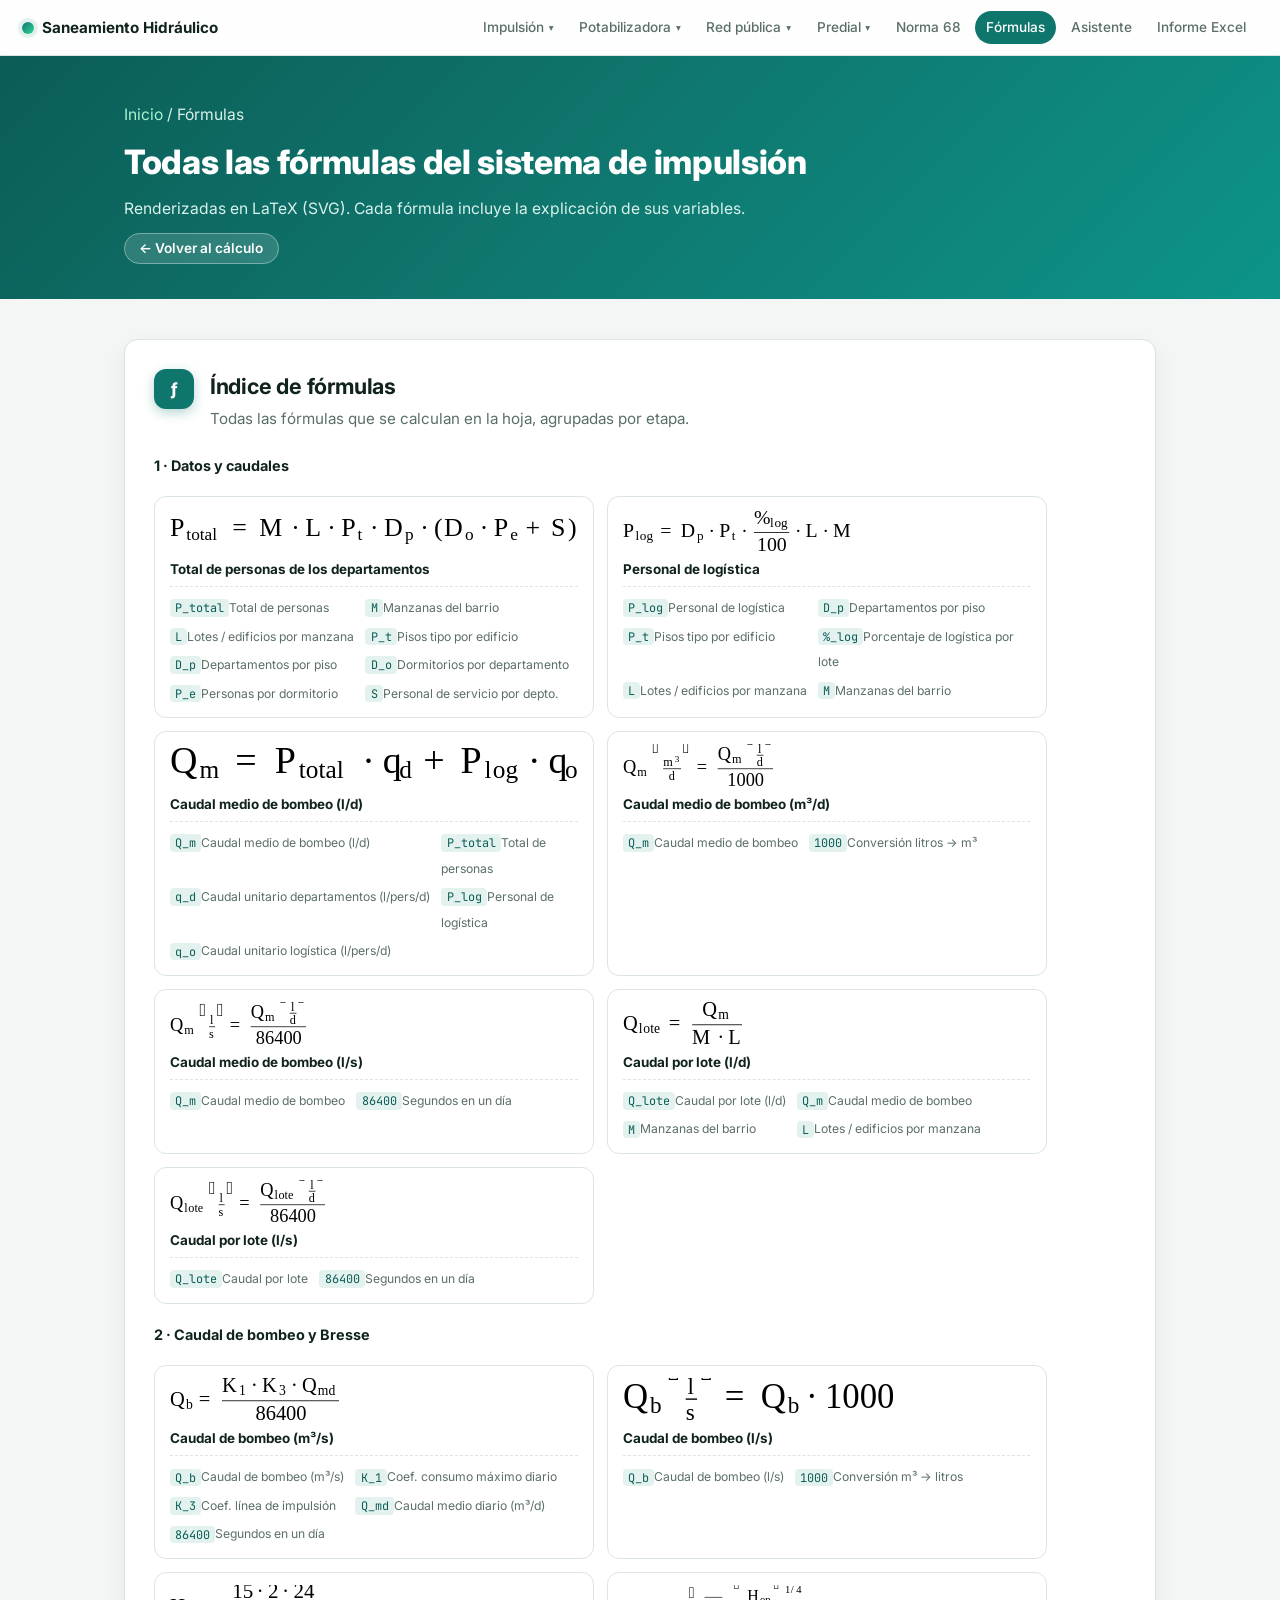
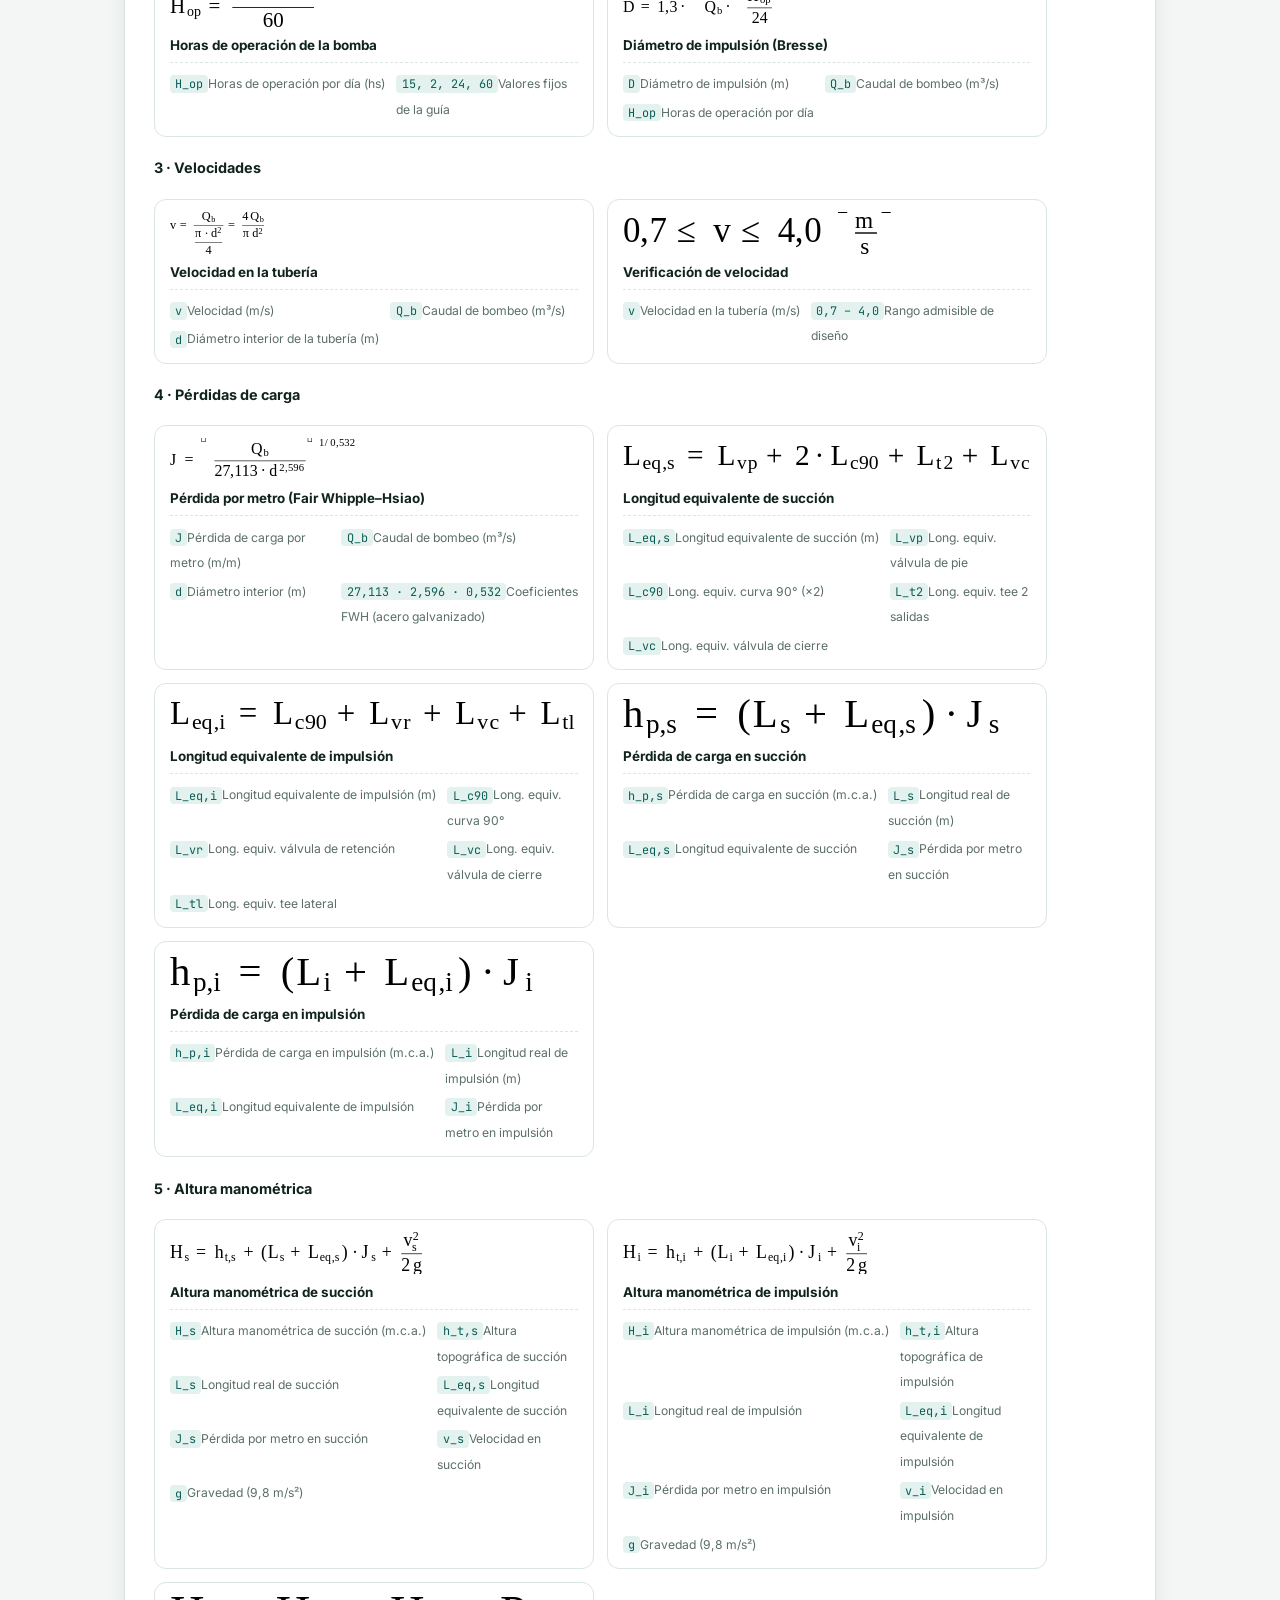
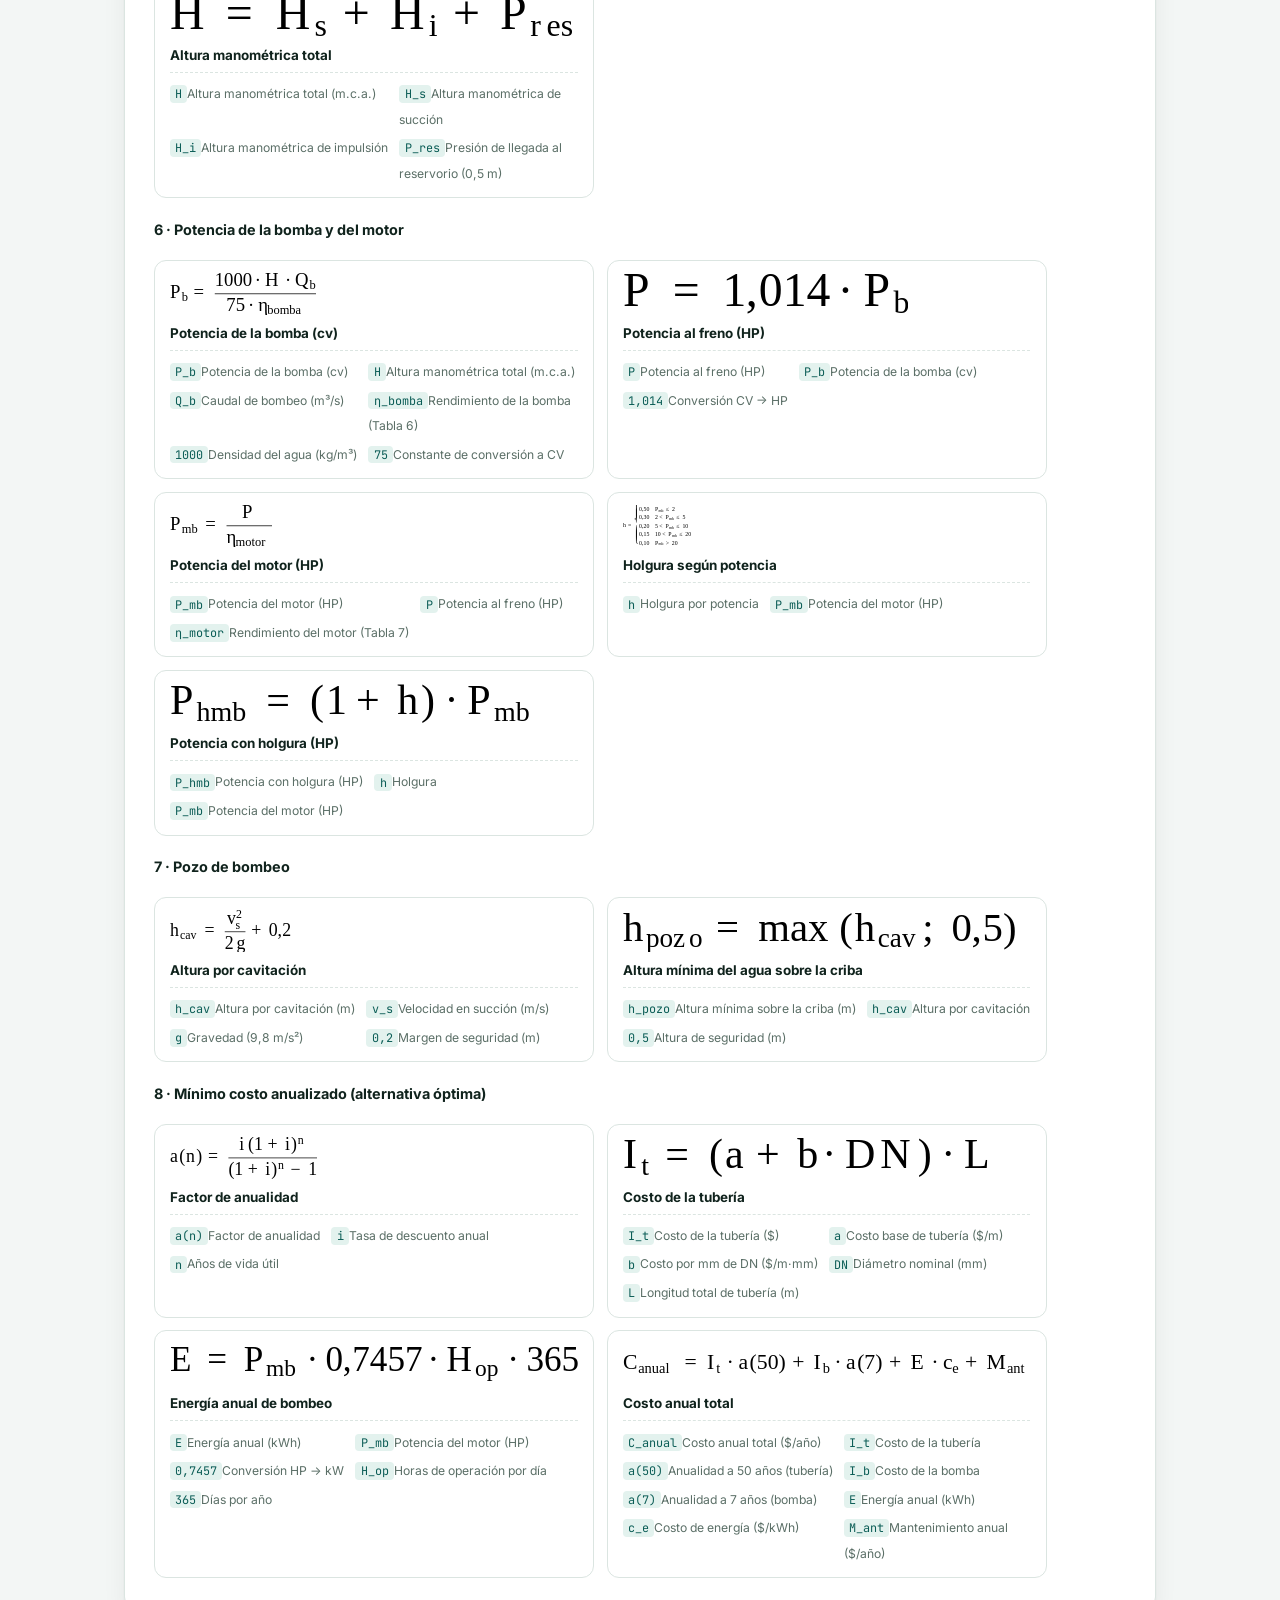
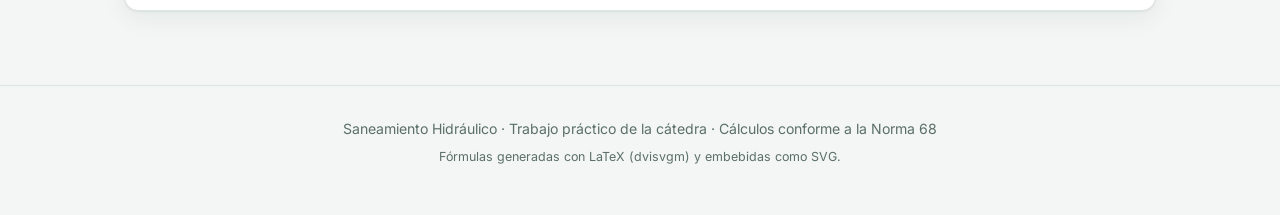
<file: formulas.html>
<!DOCTYPE html>
<html lang="es">
<head>
    <meta charset="UTF-8">
    <meta name="viewport" content="width=device-width, initial-scale=1.0">
    <title>Todas las fórmulas · Saneamiento</title>
    <meta name="description" content="Índice completo de fórmulas del sistema de impulsión en LaTeX, con explicación de variables.">
    <link rel="preconnect" href="https://fonts.googleapis.com">
    <link rel="preconnect" href="https://fonts.gstatic.com" crossorigin>
    <link href="https://fonts.googleapis.com/css2?family=Inter:wght@400;500;600;700;800&family=JetBrains+Mono:wght@400;500&display=swap" rel="stylesheet">
    <link rel="stylesheet" href="styles.css">
</head>
<body data-page="formulas" class="formulas-page">

<nav class="topnav">
    <a class="brand" href="index.html"><span class="brand-dot"></span>Saneamiento&nbsp;Hidráulico</a>
    <button class="nav-toggle" id="nav-toggle" type="button" aria-label="Abrir menú"><span></span><span></span><span></span></button>
    <ul class="nav-links" id="nav-links">
            <li class="nav-dd"><a href="index.html">Impulsión</a><ul class="dd-menu"><li><a href="index.html">Manual</a></li><li><a href="auto.html">Automático</a></li></ul></li>
            <li class="nav-dd"><a href="potabilizadora.html">Potabilizadora</a><ul class="dd-menu"><li><a href="potabilizadora.html">Manual</a></li><li><a href="potabilizadora-auto.html">Automático</a></li></ul></li>
            <li class="nav-dd"><a href="red.html">Red pública</a><ul class="dd-menu"><li><a href="red.html">Red de distribución</a></li><li><a href="tanque.html">Impulsión al tanque</a></li><li><a href="cloacal.html">Red cloacal</a></li></ul></li>
            <li class="nav-dd"><a href="predial.html">Predial</a><ul class="dd-menu"><li><a href="predial.html">Agua del edificio</a></li></ul></li>
            <li><a href="referencias.html">Norma 68</a></li>
            <li><a href="formulas.html" class="active">Fórmulas</a></li>
            <li><a href="chat.html">Asistente</a></li>
            <li><a href="informe-excel.html">Informe Excel</a></li>
        </ul>
</nav>

<header class="page-hero">
    <div class="page-hero-inner">
        <p class="crumb"><a href="index.html">Inicio</a> / Fórmulas</p>
        <h1>Todas las fórmulas del sistema de impulsión</h1>
        <p>Renderizadas en LaTeX (SVG). Cada fórmula incluye la explicación de sus variables.</p>
        <div class="sub-actions">
            <a href="index.html">← Volver al cálculo</a>
        </div>
    </div>
</header>

<main>
    <section class="card step" id="formulas">
        <div class="step-head">
            <span class="step-num">ƒ</span>
            <div>
                <h2>Índice de fórmulas</h2>
                <p class="lede">Todas las fórmulas que se calculan en la hoja, agrupadas por etapa.</p>
            </div>
        </div>

        <h3 class="formulas-formula-title">1 · Datos y caudales</h3>
        <div class="formulas" data-formulas="personas,logistica,qm_l,qm_m3,qm_ls,qlote_l,qlote_ls"></div>

        <h3 class="formulas-formula-title">2 · Caudal de bombeo y Bresse</h3>
        <div class="formulas" data-formulas="qb_m3,qb_ls,horas,bresse"></div>

        <h3 class="formulas-formula-title">3 · Velocidades</h3>
        <div class="formulas" data-formulas="vel,verif_vel"></div>

        <h3 class="formulas-formula-title">4 · Pérdidas de carga</h3>
        <div class="formulas" data-formulas="j_pt,leq_s,leq_i,perd_s,perd_i"></div>

        <h3 class="formulas-formula-title">5 · Altura manométrica</h3>
        <div class="formulas" data-formulas="hm_s,hm_i,hm_total"></div>

        <h3 class="formulas-formula-title">6 · Potencia de la bomba y del motor</h3>
        <div class="formulas" data-formulas="pb_cv,p_hp,pmb,holgura,phmb"></div>

        <h3 class="formulas-formula-title">7 · Pozo de bombeo</h3>
        <div class="formulas" data-formulas="cavitacion,pozo"></div>

        <h3 class="formulas-formula-title">8 · Mínimo costo anualizado (alternativa óptima)</h3>
        <div class="formulas" data-formulas="anualidad,costo_tubo,energia,costo_total"></div>
    </section>
</main>

<footer>
    <p>Saneamiento Hidráulico · Trabajo práctico de la cátedra · Cálculos conforme a la Norma 68</p>
    <p class="footnote">Fórmulas generadas con LaTeX (dvisvgm) y embebidas como SVG.</p>
</footer>

<script src="data.js"></script>
<script src="app.js"></script>
</body>
</html>
</file>
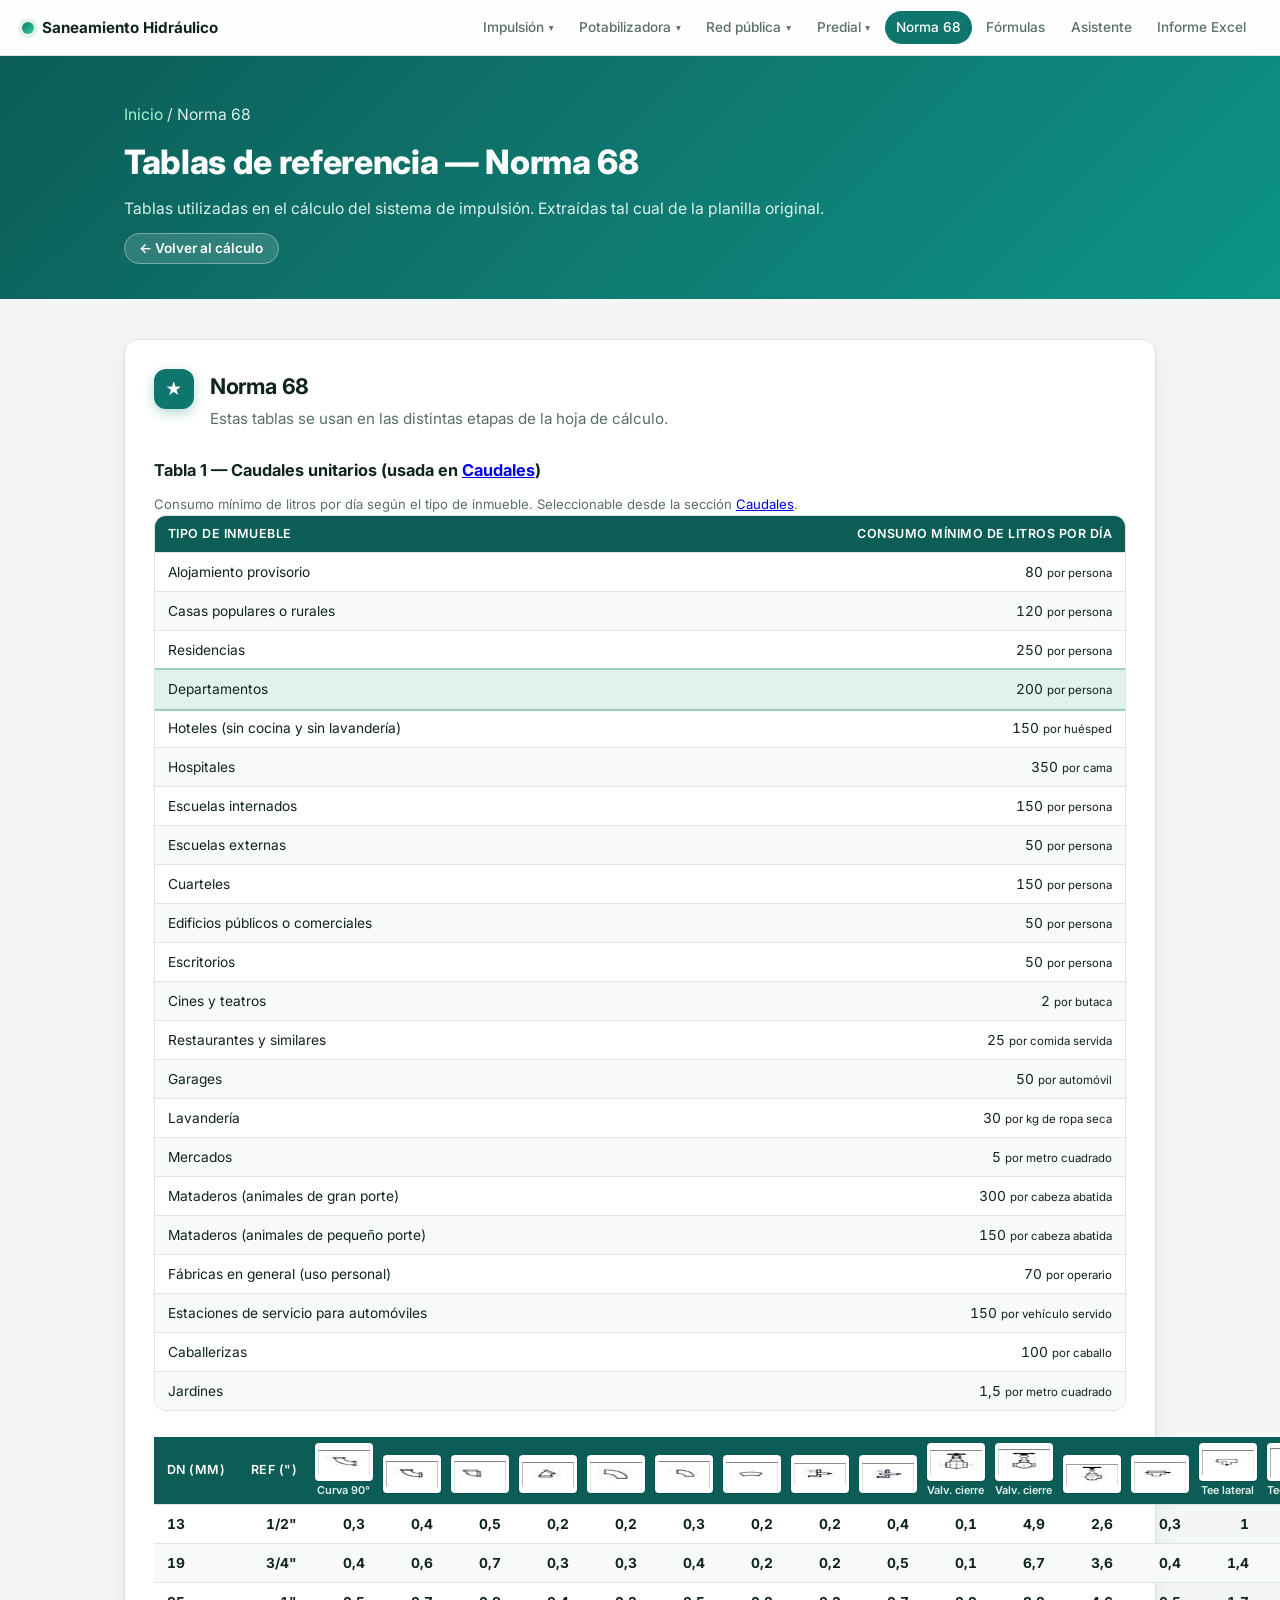
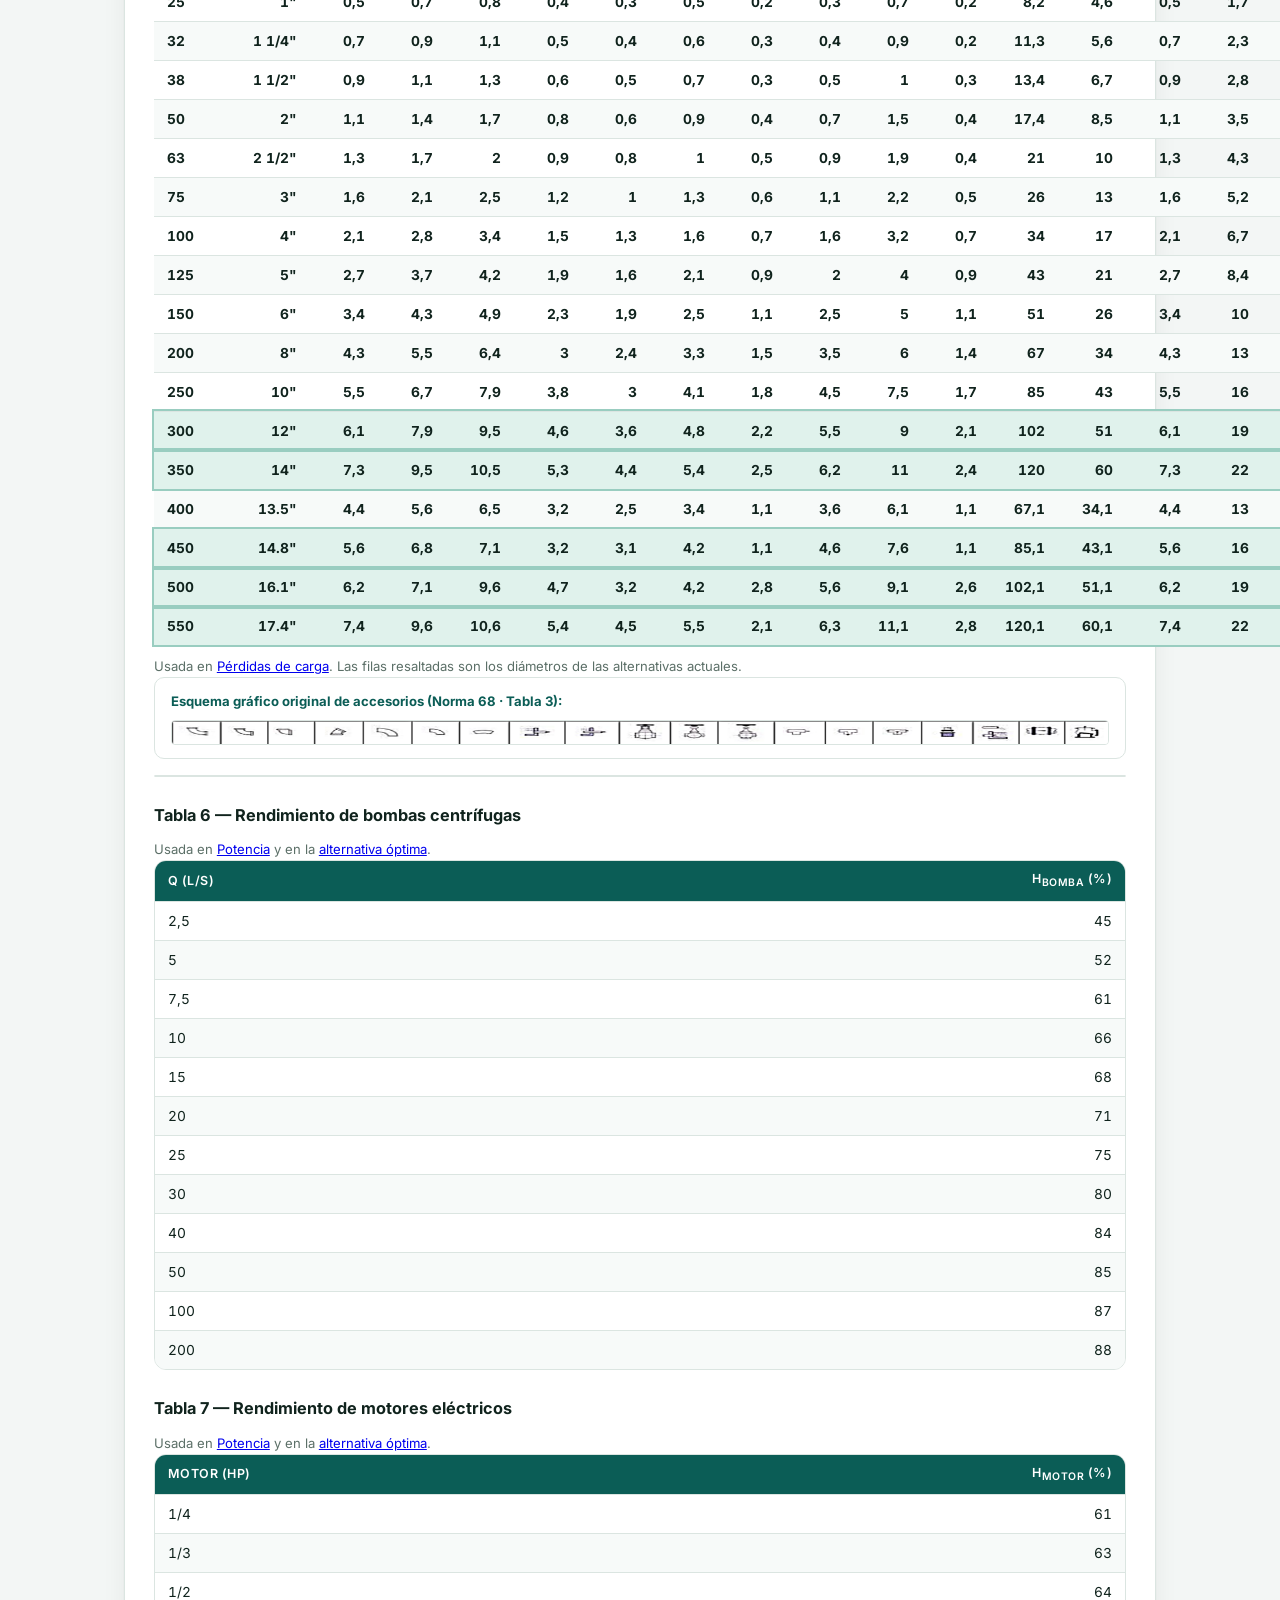
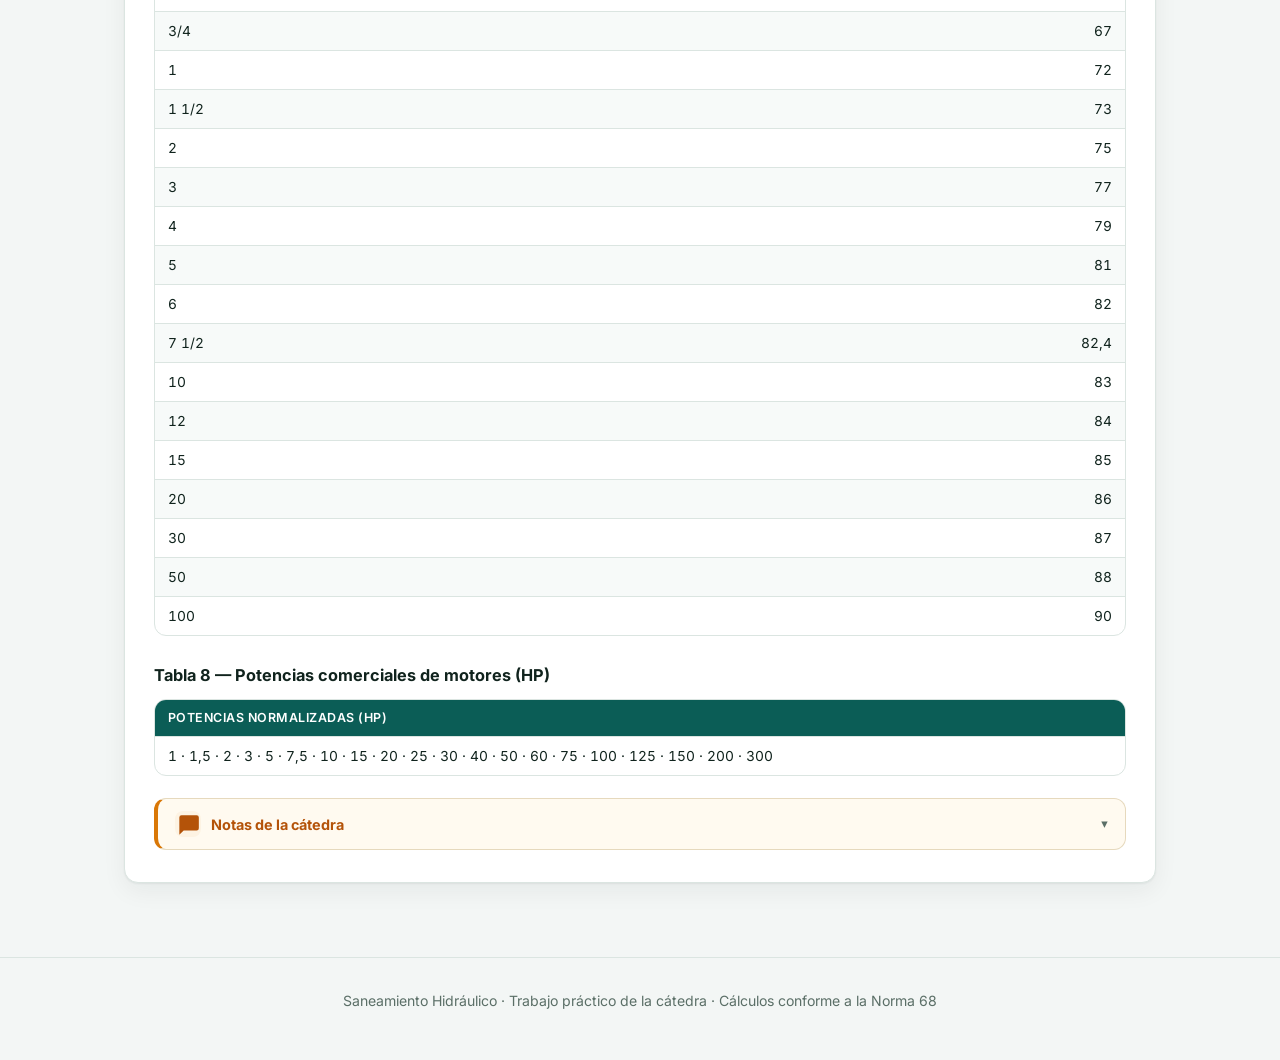
<file: referencias.html>
<!DOCTYPE html>
<html lang="es">

<head>
    <meta charset="UTF-8">
    <meta name="viewport" content="width=device-width, initial-scale=1.0">
    <title>Tablas de la Norma 68 · Saneamiento</title>
    <meta name="description" content="Tablas 3, 6 y 7 de la Norma 68 usadas en el cálculo del sistema de impulsión.">
    <link rel="preconnect" href="https://fonts.googleapis.com">
    <link rel="preconnect" href="https://fonts.gstatic.com" crossorigin>
    <link
        href="https://fonts.googleapis.com/css2?family=Inter:wght@400;500;600;700;800&family=JetBrains+Mono:wght@400;500&display=swap"
        rel="stylesheet">
    <link rel="stylesheet" href="styles.css">
</head>

<body data-page="referencias">

    <nav class="topnav">
        <a class="brand" href="index.html"><span class="brand-dot"></span>Saneamiento&nbsp;Hidráulico</a>
        <button class="nav-toggle" id="nav-toggle" type="button" aria-label="Abrir menú"><span></span><span></span><span></span></button>
        <ul class="nav-links" id="nav-links">
            <li class="nav-dd"><a href="index.html">Impulsión</a><ul class="dd-menu"><li><a href="index.html">Manual</a></li><li><a href="auto.html">Automático</a></li></ul></li>
            <li class="nav-dd"><a href="potabilizadora.html">Potabilizadora</a><ul class="dd-menu"><li><a href="potabilizadora.html">Manual</a></li><li><a href="potabilizadora-auto.html">Automático</a></li></ul></li>
            <li class="nav-dd"><a href="red.html">Red pública</a><ul class="dd-menu"><li><a href="red.html">Red de distribución</a></li><li><a href="tanque.html">Impulsión al tanque</a></li><li><a href="cloacal.html">Red cloacal</a></li></ul></li>
            <li class="nav-dd"><a href="predial.html">Predial</a><ul class="dd-menu"><li><a href="predial.html">Agua del edificio</a></li></ul></li>
            <li><a href="referencias.html" class="active">Norma 68</a></li>
            <li><a href="formulas.html">Fórmulas</a></li>
            <li><a href="chat.html">Asistente</a></li>
            <li><a href="informe-excel.html">Informe Excel</a></li>
        </ul>
    </nav>

    <header class="page-hero">
        <div class="page-hero-inner">
            <p class="crumb"><a href="index.html">Inicio</a> / Norma 68</p>
            <h1>Tablas de referencia — Norma 68</h1>
            <p>Tablas utilizadas en el cálculo del sistema de impulsión. Extraídas tal cual de la planilla original.</p>
            <div class="sub-actions">
                <a href="index.html">← Volver al cálculo</a>
            </div>
        </div>
    </header>

    <main>
        <section class="card step" id="referencias">
            <div class="step-head">
                <span class="step-num">★</span>
                <div>
                    <h2>Norma 68</h2>
                    <p class="lede">Estas tablas se usan en las distintas etapas de la hoja de cálculo.</p>
                </div>
            </div>

            <h3 class="sub-title">Tabla 1 — Caudales unitarios (usada en <a href="index.html#caudales">Caudales</a>)
            </h3>
            <p class="footnote" style="margin-top:0">Consumo mínimo de litros por día según el tipo de inmueble.
                Seleccionable desde la sección <a href="index.html#caudales">Caudales</a>.</p>
            <div class="table-wrap" id="tabla1"></div>

            <h3 class="sub-title" id="tabla3">Tabla 3 — Longitudes equivalentes para pérdidas singulares (m)</h3>
            <p class="footnote" style="margin-top:0">Usada en <a href="index.html#perdidas">Pérdidas de carga</a>. Las
                filas resaltadas son los diámetros de las alternativas actuales.</p>
            <div class="t3-image-banner">
                <p class="t3-img-title">Esquema gráfico original de accesorios (Norma 68 · Tabla 3):</p>
                <img src="image.png" alt="Accesorios Tabla 3 Norma 68" class="t3-banner-img">
            </div>
            <div class="table-wrap" id="tabla3"></div>

            <h3 class="sub-title">Tabla 6 — Rendimiento de bombas centrífugas</h3>
            <p class="footnote" style="margin-top:0">Usada en <a href="index.html#potencia">Potencia</a> y en la <a
                    href="index.html#alternativas">alternativa óptima</a>.</p>
            <div class="table-wrap" id="tabla6"></div>

            <h3 class="sub-title">Tabla 7 — Rendimiento de motores eléctricos</h3>
            <p class="footnote" style="margin-top:0">Usada en <a href="index.html#potencia">Potencia</a> y en la <a
                    href="index.html#alternativas">alternativa óptima</a>.</p>
            <div class="table-wrap" id="tabla7"></div>

            <h3 class="sub-title">Tabla 8 — Potencias comerciales de motores (HP)</h3>
            <div class="table-wrap">
                <table>
                    <thead>
                        <tr>
                            <th>Potencias normalizadas (HP)</th>
                        </tr>
                    </thead>
                    <tbody>
                        <tr>
                            <td>1 · 1,5 · 2 · 3 · 5 · 7,5 · 10 · 15 · 20 · 25 · 30 · 40 · 50 · 60 · 75 · 100 · 125 · 150
                                · 200 · 300</td>
                        </tr>
                    </tbody>
                </table>
            </div>

            <details class="notes">
                <summary>
                    <svg class="notes-icon" viewBox="0 0 24 24" width="15" height="15" fill="currentColor"
                        aria-hidden="true">
                        <path d="M4 4h16a2 2 0 0 1 2 2v10a2 2 0 0 1-2 2H8l-4 4V6a2 2 0 0 1 2-2z"></path>
                    </svg>
                    <span>Notas de la cátedra</span>
                </summary>
                <div class="notes-body">
                    <ul>
                        <li>Los <strong>caudales unitarios</strong> se deben verificar en la Norma 68 para cada
                            proyecto.</li>
                        <li>Las pérdidas de accesorios se verifican en la <strong>Tabla 3 de la Norma 68</strong>.</li>
                        <li><strong>η<sub>bomba</sub></strong> = Tabla VI · <strong>η<sub>motor</sub></strong> = Tabla
                            VII (si pasa de 100 → 90%).</li>
                        <li>La potencia adoptada se elige de la <strong>Tabla 8</strong> (potencias comerciales).</li>
                    </ul>
                </div>
            </details>
        </section>
    </main>

    <footer>
        <p>Saneamiento Hidráulico · Trabajo práctico de la cátedra · Cálculos conforme a la Norma 68</p>
    </footer>

    <script src="data.js"></script>
    <script src="app.js"></script>
</body>

</html>
</file>
<file: styles.css>
:root {
    --bg: #f3f6f5;
    --surface: #ffffff;
    --ink: #10231d;
    --muted: #5b6f67;
    --primary: #0f766e;
    --primary-dark: #0b5d56;
    --primary-soft: #e3f2ee;
    --accent: #d97706;
    --good: #15803d;
    --good-bg: #e7f6ec;
    --bad: #b91c1c;
    --bad-bg: #fdeaea;
    --warn: #b45309;
    --warn-bg: #fdf3e3;
    --border: #dbe5e1;
    --radius: 14px;
    --shadow: 0 1px 2px rgba(16, 35, 29, .06), 0 8px 24px rgba(16, 35, 29, .06);
    --mono: "JetBrains Mono", ui-monospace, SFMono-Regular, Menlo, monospace;
}

* {
    box-sizing: border-box;
    margin: 0;
    padding: 0;
}

html {
    scroll-behavior: smooth;
    scroll-padding-top: 84px;
}

body {
    font-family: "Inter", system-ui, -apple-system, "Segoe UI", Roboto, sans-serif;
    background: var(--bg);
    color: var(--ink);
    line-height: 1.6;
}

/* ---------- Nav ---------- */
.topnav {
    position: sticky;
    top: 0;
    z-index: 50;
    display: flex;
    align-items: center;
    gap: 1rem;
    padding: .7rem 1.4rem;
    background: rgba(255, 255, 255, .82);
    backdrop-filter: blur(10px);
    border-bottom: 1px solid var(--border);
}

.brand {
    display: flex;
    align-items: center;
    gap: .5rem;
    font-weight: 700;
    color: var(--ink);
    text-decoration: none;
    white-space: nowrap;
    font-size: .95rem;
}

.brand-dot {
    width: 12px;
    height: 12px;
    border-radius: 50%;
    background: linear-gradient(135deg, var(--primary), #34d399);
    box-shadow: 0 0 0 4px var(--primary-soft);
}

.nav-links {
    list-style: none;
    display: flex;
    gap: .2rem;
    overflow: visible;
    margin-left: auto;
}

.nav-links::-webkit-scrollbar {
    display: none;
}

.nav-links a {
    display: block;
    padding: .35rem .7rem;
    border-radius: 999px;
    color: var(--muted);
    text-decoration: none;
    font-size: .85rem;
    font-weight: 500;
    white-space: nowrap;
    transition: background .15s, color .15s;
}

.nav-links a:hover {
    background: var(--primary-soft);
    color: var(--primary-dark);
}

.nav-links a.active {
    background: var(--primary);
    color: #fff;
}

.btn-toggle {
    flex: 0 0 auto;
    margin-left: .6rem;
    padding: .5rem .85rem;
    border-radius: 999px;
    border: 1px solid var(--border);
    background: #fff;
    color: var(--primary-dark);
    font-family: inherit;
    font-weight: 600;
    font-size: .82rem;
    cursor: pointer;
    white-space: nowrap;
    transition: background .15s, color .15s, border-color .15s;
}

.btn-toggle:hover {
    background: var(--primary-soft);
}

.btn-toggle.on {
    background: var(--primary);
    color: #fff;
    border-color: var(--primary);
}

/* ---------- Dropdown de navegación ---------- */
.nav-toggle {
    display: none;
    flex-direction: column;
    justify-content: center;
    gap: 5px;
    margin-left: auto;
    padding: .45rem;
    background: none;
    border: none;
    cursor: pointer;
}

.nav-toggle span {
    display: block;
    width: 22px;
    height: 2px;
    border-radius: 2px;
    background: var(--ink);
    transition: transform .2s, opacity .2s;
}

.nav-dd {
    position: relative;
}

.nav-dd > a {
    display: flex;
    align-items: center;
    gap: .3rem;
    padding: .35rem .7rem;
    border-radius: 999px;
    color: var(--muted);
    text-decoration: none;
    font-size: .85rem;
    font-weight: 500;
    white-space: nowrap;
    cursor: pointer;
}

.nav-dd > a::after {
    content: "▾";
    font-size: .6rem;
    color: var(--muted);
    margin-top: 1px;
}

.nav-dd > a:hover {
    background: var(--primary-soft);
    color: var(--primary-dark);
}

.nav-dd > a.active {
    background: var(--primary);
    color: #fff;
}

.nav-dd > a.active::after {
    color: #fff;
}

.dd-menu {
    position: absolute;
    top: calc(100% + .45rem);
    left: 0;
    min-width: 155px;
    background: #fff;
    border: 1px solid var(--border);
    border-radius: 12px;
    box-shadow: var(--shadow);
    padding: .4rem;
    list-style: none;
    display: none;
    z-index: 60;
}

.dd-menu a {
    display: block;
    padding: .5rem .7rem;
    border-radius: 8px;
    color: var(--muted);
    text-decoration: none;
    font-size: .86rem;
    font-weight: 500;
    white-space: nowrap;
}

.dd-menu a:hover {
    background: var(--primary-soft);
    color: var(--primary-dark);
}

.dd-menu a.active {
    background: var(--primary-soft);
    color: var(--primary-dark);
    font-weight: 700;
}

.nav-dd:hover > a {
    background: var(--primary-soft);
    color: var(--primary-dark);
}

.nav-dd:hover .dd-menu,
.nav-dd.open .dd-menu {
    display: block;
}

/* ---------- Hero ---------- */
.hero {
    position: relative;
    background: linear-gradient(135deg, #0b5d56 0%, #0f766e 45%, #0d9488 100%);
    color: #fff;
    overflow: hidden;
}

.hero-inner {
    max-width: 1080px;
    margin: 0 auto;
    padding: 4.5rem 1.5rem 6rem;
}

.eyebrow {
    text-transform: uppercase;
    letter-spacing: .14em;
    font-size: .78rem;
    font-weight: 600;
    color: #99f6e4;
    margin-bottom: .6rem;
}

.hero h1 {
    font-size: clamp(2rem, 5vw, 3.2rem);
    font-weight: 800;
    letter-spacing: -.02em;
    line-height: 1.1;
}

.accent-word {
    color: #a7f3d0;
}

.hero-sub {
    margin-top: 1rem;
    max-width: 640px;
    color: #d9f2ec;
    font-size: 1.02rem;
}

.hero-sub strong {
    color: #fff;
}

.hero-kpis {
    display: flex;
    flex-wrap: wrap;
    gap: .9rem;
    margin-top: 2rem;
}

.kpi {
    background: rgba(255, 255, 255, .12);
    border: 1px solid rgba(255, 255, 255, .22);
    border-radius: 12px;
    padding: .8rem 1.1rem;
    min-width: 150px;
}

.kpi .kpi-label {
    font-size: .72rem;
    text-transform: uppercase;
    letter-spacing: .08em;
    color: #b7e6db;
    font-weight: 600;
}

.kpi .kpi-value {
    font-size: 1.45rem;
    font-weight: 800;
    font-variant-numeric: tabular-nums;
}

.kpi .kpi-value small {
    font-size: .75rem;
    font-weight: 600;
    color: #b7e6db;
}

.hero-actions {
    display: flex;
    gap: .8rem;
    margin-top: 2rem;
    flex-wrap: wrap;
}

.btn {
    display: inline-block;
    padding: .7rem 1.3rem;
    border-radius: 999px;
    font-weight: 600;
    font-size: .92rem;
    text-decoration: none;
    transition: transform .1s, box-shadow .15s, background .15s;
}

.btn-light {
    background: #fff;
    color: var(--primary-dark);
}

.btn-light:hover {
    transform: translateY(-1px);
    box-shadow: 0 8px 20px rgba(0, 0, 0, .18);
}

.btn-ghost {
    color: #fff;
    border: 1px solid rgba(255, 255, 255, .45);
}

.btn-ghost:hover {
    background: rgba(255, 255, 255, .12);
}

.wave {
    position: absolute;
    bottom: -1px;
    left: 0;
    width: 100%;
    height: 70px;
    fill: var(--bg);
}

/* ---------- Layout ---------- */
main {
    max-width: 1080px;
    margin: 0 auto;
    padding: 2.5rem 1.5rem 3rem;
    position: relative;
    z-index: 2;
}

.banner-note {
    background: #fff;
    border: 1px solid var(--border);
    border-left: 4px solid var(--accent);
    border-radius: 12px;
    padding: .9rem 1.2rem;
    font-size: .9rem;
    color: var(--muted);
    margin-bottom: 1.5rem;
    display: flex;
    align-items: center;
    gap: .7rem;
    flex-wrap: wrap;
}

.badge-soft {
    background: var(--warn-bg);
    color: var(--warn);
    font-weight: 700;
    font-size: .75rem;
    padding: .25rem .6rem;
    border-radius: 999px;
    text-transform: uppercase;
    letter-spacing: .05em;
}

.card {
    background: var(--surface);
    border: 1px solid var(--border);
    border-radius: var(--radius);
    box-shadow: var(--shadow);
    padding: 1.8rem 1.8rem 2rem;
    margin-bottom: 1.6rem;
}

.step-head {
    display: flex;
    gap: 1rem;
    align-items: flex-start;
    margin-bottom: 1.4rem;
}

.step-num {
    flex: 0 0 auto;
    width: 40px;
    height: 40px;
    display: grid;
    place-items: center;
    background: var(--primary);
    color: #fff;
    font-weight: 800;
    font-size: 1.05rem;
    border-radius: 12px;
    box-shadow: 0 4px 12px rgba(15, 118, 110, .3);
}

.step-head h2 {
    font-size: 1.35rem;
    font-weight: 700;
    letter-spacing: -.01em;
}

.lede {
    color: var(--muted);
    font-size: .95rem;
    margin-top: .2rem;
    max-width: 720px;
}

.footnote {
    font-size: .82rem;
    color: var(--muted);
    margin-top: 1rem;
}

.grid-2 {
    display: grid;
    grid-template-columns: 1fr 1fr;
    gap: 1.2rem;
}

.grid-3 {
    display: grid;
    grid-template-columns: repeat(3, 1fr);
    gap: 1.2rem;
}

.panel {
    background: #fafcfb;
    border: 1px solid var(--border);
    border-radius: 12px;
    padding: 1.1rem 1.2rem;
}

.panel h3 {
    font-size: .95rem;
    font-weight: 700;
    margin-bottom: .9rem;
    display: flex;
    align-items: center;
    gap: .6rem;
    flex-wrap: wrap;
}

.tag {
    font-size: .68rem;
    font-weight: 700;
    text-transform: uppercase;
    letter-spacing: .05em;
    color: var(--primary-dark);
    background: var(--primary-soft);
    padding: .18rem .5rem;
    border-radius: 999px;
}

.sub-title {
    font-size: 1.02rem;
    font-weight: 700;
    margin: 1.6rem 0 .7rem;
}

/* ---------- Forms ---------- */
.field {
    margin-bottom: .85rem;
}

.field label {
    display: block;
    font-size: .82rem;
    font-weight: 600;
    color: var(--muted);
    margin-bottom: .25rem;
}

.field .unit {
    font-weight: 400;
    color: #8aa09a;
}

.input-row {
    display: flex;
    align-items: center;
    gap: .5rem;
}

.input-row input {
    width: 100%;
    padding: .5rem .7rem;
    font-size: 1rem;
    font-weight: 600;
    font-variant-numeric: tabular-nums;
    color: var(--ink);
    background: #fff;
    border: 1px solid var(--border);
    border-radius: 10px;
    font-family: var(--mono);
    transition: border-color .15s, box-shadow .15s;
}

.input-row input:focus {
    outline: none;
    border-color: var(--primary);
    box-shadow: 0 0 0 3px rgba(15, 118, 110, .15);
}

.input-row .unit {
    font-size: .8rem;
    color: var(--muted);
    white-space: nowrap;
}

.input-row select {
    width: 100%;
    padding: .5rem .7rem;
    font-size: .95rem;
    font-weight: 600;
    color: var(--ink);
    background: #fff;
    border: 1px solid var(--border);
    border-radius: 10px;
    font-family: var(--mono);
    transition: border-color .15s, box-shadow .15s;
}

.input-row select:focus {
    outline: none;
    border-color: var(--primary);
    box-shadow: 0 0 0 3px rgba(15, 118, 110, .15);
}

.pipe-cost-input {
    width: 90px;
    padding: .35rem .5rem;
    font-size: .9rem;
    font-weight: 600;
    font-variant-numeric: tabular-nums;
    color: var(--ink);
    background: #fff;
    border: 1px solid var(--border);
    border-radius: 8px;
    font-family: var(--mono);
    text-align: right;
}

.pipe-cost-input:focus {
    outline: none;
    border-color: var(--primary);
    box-shadow: 0 0 0 3px rgba(15, 118, 110, .15);
}

/* ---------- Results ---------- */
.results {
    display: flex;
    flex-direction: column;
    gap: .55rem;
}

.result-row {
    display: flex;
    justify-content: space-between;
    align-items: baseline;
    gap: .8rem;
    padding: .45rem .6rem;
    border-radius: 8px;
    font-size: .92rem;
}

.result-row:nth-child(odd) {
    background: #f7faf9;
}

.result-row .r-label {
    color: var(--muted);
}

.result-row .r-label code {
    font-family: var(--mono);
    font-size: .78rem;
    background: var(--primary-soft);
    color: var(--primary-dark);
    padding: .05rem .35rem;
    border-radius: 5px;
}

.result-row .r-value {
    font-weight: 700;
    font-variant-numeric: tabular-nums;
    white-space: nowrap;
}

.result-row .r-value small {
    font-weight: 500;
    color: var(--muted);
    margin-left: .3rem;
}

.result-row.highlight {
    background: var(--primary-soft);
    border: 1px solid #b8e0d5;
}

.result-row.highlight .r-value {
    color: var(--primary-dark);
    font-size: 1.05rem;
}

.formula-box {
    font-family: var(--mono);
    font-size: .84rem;
    background: #0f172a;
    color: #a5f3fc;
    border-radius: 10px;
    padding: .7rem .9rem;
    overflow-x: auto;
    white-space: nowrap;
    margin-top: .7rem;
}

.formula-box .eq {
    color: #fbbf24;
    font-weight: 500;
}

/* ---------- Alternative cards ---------- */
.alt-grid {
    display: grid;
    grid-template-columns: repeat(auto-fit, minmax(230px, 1fr));
    gap: 1.2rem;
}

.alt-card {
    border: 1px solid var(--border);
    border-radius: 14px;
    background: #fafcfb;
    overflow: hidden;
    display: flex;
    flex-direction: column;
}

.alt-head {
    padding: .9rem 1.1rem;
    background: linear-gradient(135deg, #eef7f4, #e3f2ee);
    border-bottom: 1px solid var(--border);
    display: flex;
    justify-content: space-between;
    align-items: center;
}

.alt-head .alt-title {
    font-weight: 700;
    font-size: 1rem;
}

.alt-head .alt-badge {
    font-size: .72rem;
    font-weight: 700;
    background: #fff;
    color: var(--primary-dark);
    padding: .2rem .55rem;
    border-radius: 999px;
    border: 1px solid #b8e0d5;
}

.alt-body {
    padding: 1rem 1.1rem 1.2rem;
    display: flex;
    flex-direction: column;
    gap: .55rem;
    flex: 1;
}

.alt-diams {
    display: grid;
    grid-template-columns: 1fr 1fr;
    gap: .6rem;
    margin-bottom: .3rem;
}

.alt-diams .field label {
    font-size: .74rem;
}

.metric {
    display: flex;
    justify-content: space-between;
    gap: .6rem;
    flex-wrap: wrap;
    font-size: .88rem;
    padding: .3rem 0;
    border-bottom: 1px dashed var(--border);
}

.metric .m-label {
    color: var(--muted);
}

.metric .m-value {
    font-weight: 700;
    font-variant-numeric: tabular-nums;
    white-space: nowrap;
}

.metric .m-value small {
    font-weight: 500;
    color: var(--muted);
}

.alt-foot {
    margin-top: auto;
    padding: .7rem 1.1rem;
    background: #f2f6f4;
    border-top: 1px solid var(--border);
}

.alt-foot .big-result {
    display: flex;
    justify-content: space-between;
    align-items: baseline;
    font-size: .95rem;
}

.alt-foot .big-result .br-label {
    color: var(--muted);
    font-weight: 600;
}

.alt-foot .big-result .br-value {
    font-size: 1.3rem;
    font-weight: 800;
    color: var(--primary-dark);
    font-variant-numeric: tabular-nums;
}

.alt-foot .big-result .br-value small {
    font-size: .7rem;
    font-weight: 600;
}

.badge-state {
    display: inline-flex;
    align-items: center;
    gap: .35rem;
    font-size: .74rem;
    font-weight: 700;
    padding: .16rem .5rem;
    border-radius: 999px;
}

.badge-state.ok {
    background: var(--good-bg);
    color: var(--good);
}

.badge-state.fail {
    background: var(--bad-bg);
    color: var(--bad);
}

.badge-state.warn {
    background: var(--warn-bg);
    color: var(--warn);
}

.badge-state {
    display: inline-flex;
    align-items: center;
    gap: .25rem;
    font-size: .68rem;
    font-weight: 700;
    padding: .14rem .45rem;
    border-radius: 999px;
    line-height: 1.2;
    white-space: nowrap;
}

.res-card .badge-state {
    font-size: .64rem;
}

/* ---------- Alternativa óptima ---------- */
.opt-panel {
    background: linear-gradient(180deg, #fffdf6 0%, #fafcfb 60%);
    border-color: #eadfc2;
}

.opt-badge {
    background: var(--accent);
    color: #fff;
    border: none;
}

.alt-opt {
    border: 2px solid var(--accent);
    box-shadow: 0 6px 18px rgba(217, 119, 6, .18);
}

.alt-opt .alt-head {
    background: linear-gradient(135deg, #fdf3e3, #fbe9cf);
    border-bottom-color: #eadfc2;
}

.alt-opt .alt-title {
    color: #92400e;
}

.opt-desc {
    font-size: .82rem;
    color: var(--muted);
    line-height: 1.45;
}

.opt-cost .br-value {
    color: var(--accent);
}

.alt-body input[disabled] {
    background: #eef2f0;
    color: var(--ink);
    opacity: .85;
    cursor: not-allowed;
}

.winner-row td {
    background: #e0f2ec;
}

.winner-row td:first-child {
    color: var(--primary-dark);
}

/* ---------- Colapsables (details) ---------- */
.collapse {
    border: 1px solid var(--border);
    border-radius: 12px;
    background: #fff;
    overflow: hidden;
}

.collapse summary {
    list-style: none;
    cursor: pointer;
    display: flex;
    align-items: center;
    gap: .6rem;
    padding: .8rem 1.1rem;
    font-weight: 700;
    font-size: .95rem;
    color: var(--ink);
    user-select: none;
}

.collapse summary::-webkit-details-marker {
    display: none;
}

.collapse summary::after {
    content: "▾";
    margin-left: auto;
    color: var(--muted);
    font-size: .8rem;
    transition: transform .2s;
}

.collapse[open] summary::after {
    transform: rotate(180deg);
}

.collapse-body {
    padding: .2rem 1.1rem 1.1rem;
    border-top: 1px solid var(--border);
}

.opt-panel .collapse {
    background: transparent;
    border-color: #eadfc2;
}

.collapse-inner {
    margin: 1.2rem 0;
    background: #fafcfb;
}

.collapse-inner .collapse-body {
    border-top-color: var(--border);
}

/* ---------- Mapa de dependencias ---------- */
.dep-map ul {
    margin: .4rem 0 0;
    padding-left: 1.1rem;
    display: grid;
    gap: .55rem;
}

.dep-map li {
    font-size: .9rem;
    line-height: 1.5;
    color: var(--ink);
}

.dep-map li::marker {
    color: var(--primary);
}

/* ---------- Dibujo del aforador Parshall ---------- */
.fig-wrap {
    margin-top: .8rem;
}

.parshall-svg {
    display: block;
    width: 100%;
    max-width: 720px;
    height: auto;
    margin: 0 auto;
    background: #fff;
    border: 1px solid var(--border);
    border-radius: 12px;
    padding: .4rem;
    box-sizing: border-box;
}

.info-fig {
    margin-top: 1rem;
}

.info-fig .parshall-svg {
    max-width: 520px;
    background: #fff;
}

/* ---------- Diagramas de Pareto ---------- */
.chart-grid {
    display: grid;
    grid-template-columns: 1fr 1fr;
    gap: 1.2rem;
    margin-top: .4rem;
}

.chart-box {
    background: #fff;
    border: 1px solid var(--border);
    border-radius: 12px;
    padding: .7rem .9rem .9rem;
}

.chart-wrap {
    width: 100%;
}

.pareto {
    width: 100%;
    height: auto;
    display: block;
}

.bar-val {
    font-size: 9px;
    fill: #8aa09a;
    font-weight: 600;
}

.bar-label {
    font-size: 10px;
    fill: var(--muted);
    font-weight: 700;
}

.grid-line {
    stroke: var(--border);
    stroke-dasharray: 3 3;
}

.axis-right {
    font-size: 9px;
    fill: var(--muted);
}

.chart-title {
    font-size: 10px;
    font-weight: 700;
    fill: var(--ink);
}

.cum-line {
    stroke: #b45309;
    stroke-width: 2;
    fill: none;
}

.cum-dot {
    fill: #b45309;
}

.chart-legend {
    display: flex;
    gap: 1rem;
    flex-wrap: wrap;
    margin-top: .5rem;
    font-size: .76rem;
    color: var(--muted);
}

.chart-legend .lg {
    display: inline-block;
    width: 12px;
    height: 12px;
    border-radius: 3px;
    margin-right: .3rem;
    vertical-align: -2px;
}

.lg-teal {
    background: var(--primary);
}

.lg-amber {
    background: var(--accent);
}

.lg-line {
    background: #b45309;
    height: 3px;
    border-radius: 2px;
}

/* ---------- Subpaginas ---------- */
.page-hero {
    background: linear-gradient(135deg, #0b5d56 0%, #0f766e 45%, #0d9488 100%);
    color: #fff;
}

.page-hero-inner {
    max-width: 1080px;
    margin: 0 auto;
    padding: 2.4rem 1.5rem 2.4rem;
}

.crumb {
    font-size: .78rem;
    color: #a7f3d0;
    margin-bottom: .5rem;
}

.crumb a {
    color: #a7f3d0;
    text-decoration: none;
}

.crumb a:hover {
    text-decoration: underline;
}

.page-hero h1 {
    font-size: clamp(1.4rem, 3vw, 2.1rem);
    font-weight: 800;
    letter-spacing: -.01em;
}

.page-hero p {
    color: #d9f2ec;
    margin-top: .45rem;
    max-width: 760px;
    font-size: .98rem;
}

.page-hero .sub-actions {
    margin-top: .9rem;
}

.sub-actions a {
    color: #fff;
    font-weight: 600;
    font-size: .85rem;
    text-decoration: none;
    background: rgba(255, 255, 255, .14);
    border: 1px solid rgba(255, 255, 255, .35);
    padding: .4rem .9rem;
    border-radius: 999px;
}

.sub-actions a:hover {
    background: rgba(255, 255, 255, .22);
}

/* ---------- Tarjetas de navegación ---------- */
.link-grid {
    display: grid;
    grid-template-columns: repeat(auto-fit, minmax(215px, 1fr));
    gap: 1rem;
    margin-top: .4rem;
}

.link-card {
    display: block;
    background: #fff;
    border: 1px solid var(--border);
    border-radius: 14px;
    padding: 1.2rem 1.2rem 1rem;
    text-decoration: none;
    color: var(--ink);
    box-shadow: var(--shadow);
    transition: transform .12s, box-shadow .15s, border-color .15s;
}

.link-card:hover {
    transform: translateY(-2px);
    border-color: var(--primary);
    box-shadow: 0 10px 26px rgba(16, 35, 29, .1);
}

.lc-num {
    font-size: .72rem;
    font-weight: 800;
    color: #fff;
    background: var(--primary);
    border-radius: 999px;
    padding: .15rem .6rem;
    display: inline-block;
    margin-bottom: .55rem;
}

.link-card h3 {
    font-size: 1.02rem;
    font-weight: 700;
}

.link-card p {
    font-size: .84rem;
    color: var(--muted);
    margin-top: .25rem;
}

.lc-arrow {
    color: var(--primary);
    font-weight: 700;
    margin-top: .55rem;
    display: inline-block;
}

/* ---------- Resumen de alternativas ---------- */
.res-grid {
    display: grid;
    grid-template-columns: repeat(auto-fit, minmax(175px, 1fr));
    gap: 1rem;
}

.res-card {
    background: #fff;
    border: 1px solid var(--border);
    border-radius: 12px;
    padding: .95rem 1.05rem;
    box-shadow: var(--shadow);
}

.res-card-title {
    font-size: .84rem;
    font-weight: 700;
}

.res-card-sub {
    font-size: .75rem;
    color: var(--muted);
    margin-top: .1rem;
}

.res-card-main {
    font-size: 1.45rem;
    font-weight: 800;
    color: var(--primary-dark);
    font-variant-numeric: tabular-nums;
    margin-top: .25rem;
}

.res-card-main small {
    font-size: .72rem;
    font-weight: 600;
    color: var(--muted);
}

.res-card-foot {
    font-size: .76rem;
    color: var(--muted);
    margin-top: .15rem;
}

.res-opt {
    border: 2px solid var(--accent);
}

.res-opt .res-card-title {
    color: #92400e;
}

/* ---------- Fórmulas (SVG LaTeX) ---------- */
.formulas {
    display: flex;
    flex-wrap: wrap;
    gap: .8rem;
    margin-top: 1.2rem;
}

.formula {
    display: none;
    flex: 1 1 320px;
    max-width: 440px;
    flex-direction: column;
    gap: .5rem;
    background: #fff;
    border: 1px solid var(--border);
    border-radius: 12px;
    padding: .75rem .95rem;
}

body.show-formulas .formula,
.formulas-page .formula {
    display: flex;
}

.formula img {
    height: 42px;
    width: auto;
    align-self: flex-start;
    max-width: 100%;
}

.f-name {
    font-size: .84rem;
    font-weight: 700;
    color: var(--ink);
    display: block;
}

.f-vars {
    list-style: none;
    display: grid;
    grid-template-columns: auto 1fr;
    column-gap: .7rem;
    row-gap: .18rem;
    margin-top: .35rem;
    border-top: 1px dashed var(--border);
    padding-top: .45rem;
}

.f-vars code {
    font-family: var(--mono);
    font-size: .74rem;
    color: var(--primary-dark);
    background: var(--primary-soft);
    border-radius: 4px;
    padding: .05rem .32rem;
    white-space: nowrap;
}

.f-vars span {
    font-size: .76rem;
    color: var(--muted);
}

.formulas-formula-title {
    font-size: .9rem;
    font-weight: 700;
    margin: 1.2rem 0 .4rem;
}

/* ---------- Informe técnico ---------- */
.informe-toolbar {
    display: flex;
    align-items: center;
    gap: 1rem;
    flex-wrap: wrap;
    margin-bottom: 1rem;
}

.btn-pdf {
    background: var(--primary);
    color: #fff;
    border: none;
    border-radius: 10px;
    padding: .7rem 1.5rem;
    font-size: .95rem;
    font-weight: 700;
    font-family: inherit;
    cursor: pointer;
    box-shadow: 0 4px 14px rgba(15, 118, 110, .3);
    transition: background .15s, transform .1s;
}

.btn-pdf:hover {
    background: var(--primary-dark);
    transform: translateY(-1px);
}

.btn-pdf:disabled {
    opacity: .6;
    cursor: wait;
}

.informe {
    background: #fff;
    border: 1px solid var(--border);
    border-radius: 14px;
    padding: 1.8rem;
    max-width: 800px;
    color: #16271f;
    font-size: .86rem;
    line-height: 1.55;
}

.informe-head {
    display: flex;
    justify-content: space-between;
    gap: 1rem;
    flex-wrap: wrap;
    border-bottom: 2px solid var(--primary);
    padding-bottom: .8rem;
    margin-bottom: 1.1rem;
}

.informe-head h3 {
    font-size: 1.35rem;
    color: var(--primary-dark);
    font-weight: 800;
    letter-spacing: -.01em;
}

.informe-sub {
    color: var(--muted);
    font-size: .82rem;
    margin-top: .15rem;
}

.informe-meta {
    font-size: .78rem;
    color: var(--muted);
    text-align: right;
    line-height: 1.8;
}

.info-sec {
    margin-bottom: 1.2rem;
    page-break-inside: avoid;
    break-inside: avoid;
}

.info-sec h4 {
    font-size: .95rem;
    font-weight: 800;
    color: var(--primary-dark);
    border-left: 4px solid var(--primary);
    padding-left: .55rem;
    margin-bottom: .6rem;
}

.info-grid {
    display: grid;
    grid-template-columns: repeat(auto-fit, minmax(230px, 1fr));
    gap: 1rem;
}

.info-card {
    border: 1px solid var(--border);
    border-radius: 10px;
    padding: .7rem .9rem;
    background: #fafcfb;
}

.info-card h5 {
    font-size: .74rem;
    text-transform: uppercase;
    letter-spacing: .05em;
    color: var(--muted);
    margin-bottom: .4rem;
}

.informe table {
    width: 100%;
    border-collapse: collapse;
    font-size: .8rem;
}

.informe td,
.informe th {
    padding: .3rem .45rem;
}

.informe th {
    text-align: right;
    font-weight: 600;
    font-size: .72rem;
    text-transform: uppercase;
    letter-spacing: .03em;
    color: var(--muted);
    border-bottom: 1px solid var(--border);
}

.informe th:first-child,
.informe td:first-child {
    text-align: left;
}

.informe .info-card thead th {
    font-size: .68rem;
    text-transform: uppercase;
    letter-spacing: .04em;
    color: var(--muted);
    border-bottom: 1px solid var(--border);
    padding-bottom: .25rem;
}

.informe .info-card td.pl {
    color: var(--muted);
}

.info-card td.pv {
    font-weight: 700;
    text-align: right;
    font-variant-numeric: tabular-nums;
}

.info-card td.pu {
    color: var(--muted);
    text-align: right;
    white-space: nowrap;
}

.informe .wide-wrap {
    overflow-x: auto;
    border: 1px solid var(--border);
    border-radius: 8px;
}

.informe .wide {
    min-width: 640px;
    border-collapse: collapse;
}

.informe .wide td,
.informe .wide th {
    font-size: .72rem;
    padding: .3rem .5rem;
    white-space: nowrap;
}

.informe .wide th {
    color: #fff;
    background: var(--primary);
    font-size: .66rem;
    letter-spacing: .04em;
    text-align: center;
}

.informe .wide td {
    text-align: center;
}

.informe .wide td:first-child,
.informe .wide th:first-child {
    text-align: left;
    font-weight: 600;
}

.informe .wide tbody tr {
    border-bottom: 1px solid var(--border);
}

.informe .wide tbody tr:last-child {
    border-bottom: none;
}

.informe .wide tbody tr:nth-child(even) {
    background: #f7faf9;
}

.info-card tr {
    border-bottom: 1px dashed var(--border);
}

.info-card tr:last-child {
    border-bottom: none;
}

/* ---------- Memoria de cálculo (pasos) ---------- */
.calc-sec {
    break-inside: auto;
    page-break-inside: auto;
}

.calc-note {
    color: var(--muted);
    font-size: .76rem;
    margin-bottom: .6rem;
}

.calc-group {
    margin-bottom: .9rem;
    break-inside: avoid;
    page-break-inside: avoid;
}

.calc-group h5 {
    font-size: .78rem;
    font-weight: 700;
    color: var(--primary-dark);
    margin-bottom: .35rem;
    padding-left: .4rem;
    border-left: 3px solid var(--primary);
}

.calc-list {
    border: 1px solid var(--border);
    border-radius: 8px;
    background: #fff;
    overflow: hidden;
}

.calc-item {
    padding: .55rem .85rem;
    border-bottom: 1px dashed var(--border);
    break-inside: avoid;
    page-break-inside: avoid;
}

.calc-item:nth-child(even) {
    background: #f7faf9;
}

.calc-item:last-child {
    border-bottom: none;
}

.calc-item-top {
    display: flex;
    justify-content: space-between;
    align-items: baseline;
    flex-wrap: wrap;
    gap: .35rem .75rem;
}

.calc-item-name {
    font-weight: 600;
    font-size: .76rem;
    color: #16271f;
    min-width: 0;
}

.calc-item-res code {
    font-family: "JetBrains Mono", ui-monospace, monospace;
    font-size: .74rem;
    font-weight: 700;
    color: var(--primary-dark);
    white-space: nowrap;
}

.calc-item-math {
    margin: .45rem 0 .35rem;
    font-size: .95rem;
    line-height: 1.5;
    overflow-x: auto;
    overflow-y: hidden;
    text-align: center;
    color: #16271f;
}

.calc-item-math mjx-container {
    margin: 0 !important;
    outline: none;
    max-width: 100%;
}

.calc-item-math mjx-container svg {
    max-width: 100%;
    height: auto;
}

.calc-item-math code.calc-plain {
    font-family: "JetBrains Mono", ui-monospace, monospace;
    font-size: .72rem;
    color: #334155;
}

.calc-item-sub {
    font-size: .7rem;
    color: var(--muted);
}

.calc-item-sub code {
    font-family: "JetBrains Mono", ui-monospace, monospace;
    font-size: .68rem;
    color: #334155;
    white-space: normal;
    overflow-wrap: anywhere;
}

/* ---------- Proceso automático (tanteos) ---------- */
.auto-log {
    margin-top: .6rem;
}

.auto-log > summary {
    cursor: pointer;
    font-weight: 600;
    color: var(--primary-dark);
    font-size: .82rem;
    padding: .3rem 0;
}

.auto-log .table-wrap {
    max-height: 360px;
    overflow: auto;
    margin-top: .5rem;
}

.auto-log table {
    font-size: .72rem;
    white-space: nowrap;
}

.auto-log td,
.auto-log th {
    padding: .28rem .45rem;
}

tr.log-ok td {
    background: #e5f6ec;
}

.concl p {
    line-height: 1.7;
}

.informe-foot {
    margin-top: 1rem;
    padding-top: .8rem;
    border-top: 1px dashed var(--border);
    color: var(--muted);
    font-size: .74rem;
}

/* ---------- Impresión (Ctrl+P / fallback PDF) ---------- */
@media print {
    body {
        background: #fff !important;
    }

    .topnav,
    .hero,
    .page-hero,
    .banner-note,
    footer,
    .btn-toggle,
    .informe-toolbar {
        display: none !important;
    }

    main {
        max-width: 100%;
        margin: 0;
        padding: 0;
    }

    main .card {
        box-shadow: none;
        border: none;
        padding: 0;
        margin-bottom: 1rem;
    }

    main .card:not(#informe) {
        display: none !important;
    }

    .informe {
        border: none;
        padding: 0;
        max-width: 100%;
    }

    .info-card,
    .info-sec {
        break-inside: avoid;
        page-break-inside: avoid;
    }

    a {
        color: inherit;
        text-decoration: none;
    }
}

/* ---------- Tables ---------- */
.table-wrap {
    overflow-x: auto;
    border: 1px solid var(--border);
    border-radius: 12px;
    margin-bottom: 1.2rem;
}

table {
    border-collapse: collapse;
    width: 100%;
    font-size: .86rem;
}

th,
td {
    padding: .5rem .8rem;
    text-align: right;
    white-space: nowrap;
}

th {
    background: var(--primary-dark);
    color: #fff;
    font-weight: 600;
    font-size: .78rem;
    text-transform: uppercase;
    letter-spacing: .04em;
}

td {
    border-top: 1px solid var(--border);
    font-variant-numeric: tabular-nums;
}

td:first-child,
th:first-child {
    text-align: left;
}

tbody tr:nth-child(even) {
    background: #f7faf9;
}

tbody tr:hover {
    background: var(--primary-soft);
}

tbody tr.selected-row {
    background: #e0f2ec;
    outline: 2px solid #99cdc0;
}

tbody tr.total-row td {
    background: var(--primary-soft);
    font-weight: 700;
    color: var(--primary-dark);
}

tbody tr .sep {
    border-top: 2px solid var(--border);
    background: transparent;
}

.clean-list {
    list-style: none;
    display: flex;
    flex-direction: column;
    gap: .6rem;
}

.clean-list li {
    font-size: .92rem;
    color: var(--muted);
}

.clean-list strong {
    color: var(--ink);
}

.costos-grid {
    display: grid;
    grid-template-columns: 1fr 1fr;
    gap: 1.2rem;
}

/* ---------- Notas de la cátedra ---------- */
.notes {
    margin-top: 1.4rem;
    border: 1px solid #e6d9bd;
    border-left: 4px solid var(--accent);
    border-radius: 12px;
    background: #fffaf0;
    overflow: hidden;
}

.notes summary {
    list-style: none;
    cursor: pointer;
    display: flex;
    align-items: center;
    gap: .6rem;
    padding: .75rem 1.1rem;
    font-weight: 700;
    font-size: .9rem;
    color: var(--warn);
    user-select: none;
}

.notes summary::-webkit-details-marker {
    display: none;
}

.notes summary::after {
    content: "▾";
    margin-left: auto;
    color: var(--muted);
    font-size: .8rem;
    transition: transform .2s;
}

.notes[open] summary::after {
    transform: rotate(180deg);
}

.notes-icon {
    flex: 0 0 auto;
    width: 26px;
    height: 26px;
    display: grid;
    place-items: center;
    border-radius: 8px;
    background: var(--warn-bg);
    color: var(--warn);
}

.notes .notes-body {
    padding: .2rem 1.1rem 1.1rem;
}

.notes-block+.notes-block {
    margin-top: .4rem;
}

.notes-block h4 {
    font-size: .76rem;
    text-transform: uppercase;
    letter-spacing: .06em;
    color: var(--warn);
    margin: .7rem 0 .35rem;
}

.notes-body ul {
    list-style: none;
    display: flex;
    flex-direction: column;
    gap: .45rem;
}

.notes-body li {
    position: relative;
    padding-left: 1.15rem;
    font-size: .9rem;
    color: #6d5833;
}

.notes-body li::before {
    content: "›";
    position: absolute;
    left: .1rem;
    color: var(--accent);
    font-weight: 700;
}

.notes-body p {
    font-size: .9rem;
    color: #6d5833;
}

.notes-body strong {
    color: #7c4a03;
}

.notes-body em {
    color: #8a6a2f;
}

footer {
    text-align: center;
    padding: 2rem 1.5rem 3rem;
    color: var(--muted);
    font-size: .88rem;
    border-top: 1px solid var(--border);
}

footer .footnote {
    margin-top: .4rem;
    font-size: .78rem;
}

@media (max-width: 900px) {

    .grid-3,
    .alt-grid,
    .grid-2,
    .costos-grid,
    .chart-grid {
        grid-template-columns: 1fr;
    }

    .hero-inner {
        padding: 3rem 1.2rem 4.5rem;
    }

    .card {
        padding: 1.4rem 1.2rem 1.6rem;
    }
}

@media (max-width: 1024px) {

    .nav-links {
        position: absolute;
        top: 100%;
        left: 0;
        right: 0;
        flex-direction: column;
        align-items: stretch;
        background: #fff;
        border-bottom: 1px solid var(--border);
        box-shadow: var(--shadow);
        margin-left: 0;
        padding: .5rem 1.2rem 1rem;
        max-height: calc(100vh - 64px);
        overflow-y: auto;
        display: none;
    }

    .nav-links.open {
        display: flex;
    }

    .nav-links > li {
        width: 100%;
    }

    .nav-links > li > a,
    .nav-dd > a {
        padding: .6rem .7rem;
        border-radius: 10px;
    }

    .nav-toggle {
        display: flex;
    }

    .nav-dd .dd-menu {
        position: static;
        display: none;
        box-shadow: none;
        border: none;
        background: transparent;
        padding: .2rem 0 0 .6rem;
        min-width: 0;
    }

    .nav-dd.open .dd-menu {
        display: block;
    }

    .dd-menu a {
        padding: .55rem .7rem;
        border-radius: 8px;
    }
}

/* ---------- Tabla 3 Accesorios & Banner ---------- */
.t3-image-banner {
    background: #ffffff;
    border: 1px solid var(--border);
    border-radius: 10px;
    padding: .8rem 1rem;
    margin-bottom: 1rem;
    overflow-x: auto;
}

.t3-img-title {
    font-size: .82rem;
    font-weight: 700;
    color: var(--primary-dark);
    margin-bottom: .5rem;
}

.t3-banner-img {
    max-width: 100%;
    height: auto;
    display: block;
    border-radius: 4px;
    border: 1px solid var(--border);
    background: #fff;
}

.t3-th {
    text-align: center !important;
    vertical-align: bottom;
    padding: .4rem .3rem !important;
    min-width: 68px;
}

.t3-img-header {
    display: block;
    height: 38px;
    width: auto;
    max-width: 100%;
    margin: 0 auto 4px auto;
    object-fit: contain;
    background: #ffffff;
    border-radius: 4px;
    padding: 2px 3px;
    box-shadow: 0 1px 3px rgba(0, 0, 0, .12);
}

.t3-lbl {
    display: block;
    font-size: .68rem;
    line-height: 1.1;
    font-weight: 600;
    text-transform: none;
    letter-spacing: 0;
    color: #e2f1ed;
}

.link-underlined {
    text-decoration: underline !important;
    text-underline-offset: 3px;
    font-weight: 600;
    color: inherit;
    transition: color .15s;
}

.link-underlined:hover {
    color: var(--primary);
}

/* ================= Planchas y Esquemas Técnicos (Potabilizadora) ================= */
.schema-card {
    background: #ffffff;
    border: 1px solid var(--border);
    border-radius: 12px;
    padding: 1.2rem;
    margin-top: 1.2rem;
    box-shadow: 0 2px 8px rgba(15, 23, 42, 0.04);
}

.schema-toolbar {
    display: flex;
    justify-content: space-between;
    align-items: center;
    flex-wrap: wrap;
    gap: 0.8rem;
    margin-bottom: 1rem;
    padding-bottom: 0.8rem;
    border-bottom: 1px solid var(--border);
}

.schema-title {
    font-size: 0.92rem;
    font-weight: 700;
    color: var(--primary-dark);
    display: flex;
    align-items: center;
    gap: 0.4rem;
}

.btn-group-toggle {
    display: inline-flex;
    background: #f1f5f9;
    border-radius: 8px;
    padding: 3px;
    border: 1px solid #cbd5e1;
}

.btn-mode {
    background: transparent;
    border: none;
    border-radius: 6px;
    padding: 0.35rem 0.75rem;
    font-size: 0.8rem;
    font-weight: 600;
    color: #475569;
    cursor: pointer;
    transition: all 0.18s ease;
}

.btn-mode:hover {
    color: #0f172a;
}

.btn-mode.active {
    background: #ffffff;
    color: var(--primary);
    box-shadow: 0 1px 3px rgba(0, 0, 0, 0.1);
    font-weight: 700;
}

.blueprint-container {
    width: 100%;
    overflow-x: auto;
    background: #ffffff;
    border-radius: 8px;
    border: 1px solid #e2e8f0;
    padding: 0.5rem;
    box-sizing: border-box;
}

.blueprint-container svg {
    display: block;
    width: 100%;
    height: auto;
    min-width: 600px;
}

/* Tarjetas de Criterios de la Cátedra (Clase 3) */
.criterio-card {
    background: linear-gradient(135deg, rgba(13, 148, 136, 0.05) 0%, rgba(20, 184, 166, 0.02) 100%);
    border: 1px solid rgba(13, 148, 136, 0.25);
    border-left: 4px solid var(--primary);
    border-radius: 8px;
    padding: 0.85rem 1rem;
    margin-bottom: 1.1rem;
    font-size: 0.86rem;
    color: #1e293b;
    line-height: 1.5;
}

.criterio-card strong {
    color: var(--primary-dark);
}

.criterio-title {
    display: flex;
    align-items: center;
    gap: 0.4rem;
    font-weight: 700;
    color: var(--primary-dark);
    margin-bottom: 0.3rem;
    font-size: 0.88rem;
    text-transform: uppercase;
    letter-spacing: 0.03em;
}

.criterio-card ul {
    margin: 0.35rem 0 0 1.2rem;
    padding: 0;
}

.criterio-card li {
    margin-bottom: 0.25rem;
}

.step-formula-box {
    background: #f8fafc;
    border: 1px solid #e2e8f0;
    border-radius: 6px;
    padding: 0.5rem 0.8rem;
    font-family: "JetBrains Mono", monospace;
    font-size: 0.82rem;
    color: #334155;
    margin: 0.4rem 0 0.8rem 0;
}
</file>
